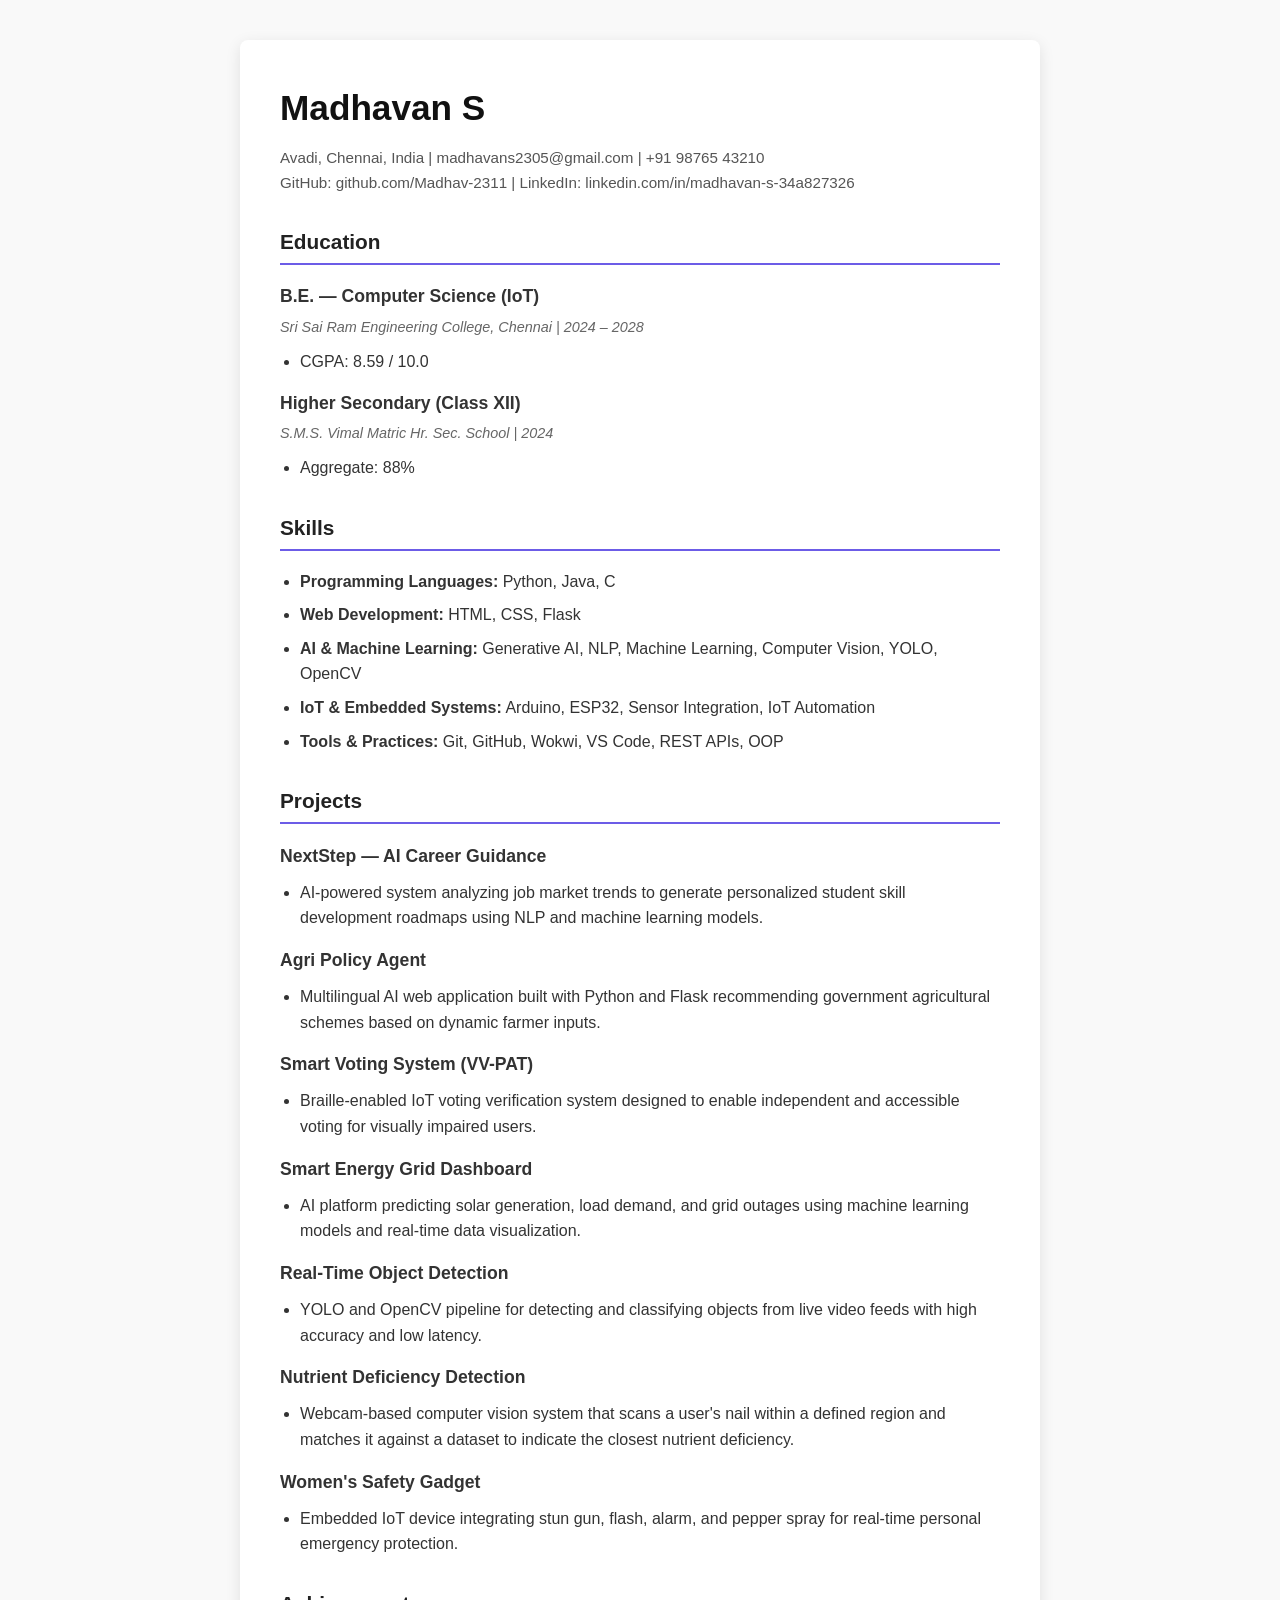
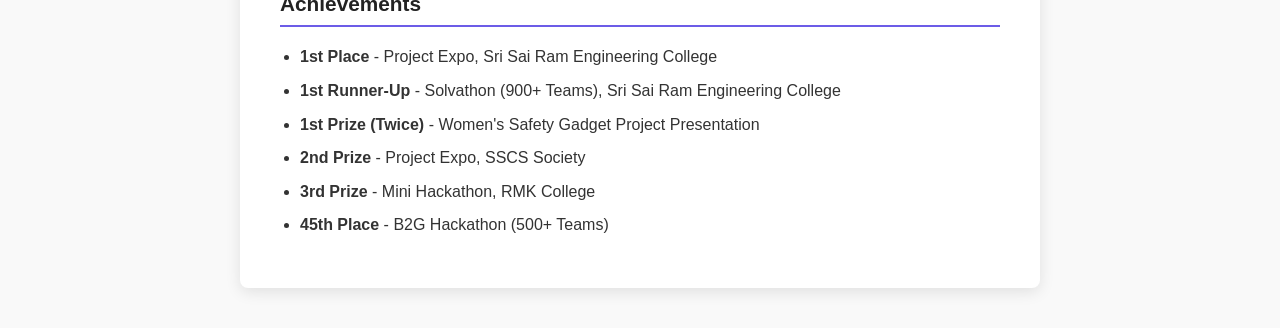
<file: Madhavan_Resume.html>
<!DOCTYPE html>
<html lang="en">
<head>
  <meta charset="UTF-8">
  <title>Madhavan S - Resume</title>
  <style>
    body {
      font-family: 'Inter', -apple-system, sans-serif;
      line-height: 1.6;
      color: #333;
      max-width: 800px;
      margin: 0 auto;
      padding: 40px 20px;
      background: #f9f9f9;
    }
    .resume-container {
      background: #fff;
      padding: 40px;
      border-radius: 8px;
      box-shadow: 0 4px 15px rgba(0,0,0,0.1);
    }
    h1 {
      margin: 0 0 10px;
      color: #111;
      font-size: 2.2rem;
    }
    h2 {
      border-bottom: 2px solid #6c5ce7;
      padding-bottom: 5px;
      margin-top: 30px;
      color: #222;
      font-size: 1.3rem;
    }
    h3 {
      margin: 15px 0 5px;
      font-size: 1.1rem;
      color: #333;
    }
    p {
      margin: 0 0 10px;
    }
    .contact-info {
      color: #555;
      font-size: 0.95rem;
      margin-bottom: 30px;
    }
    ul {
      margin: 10px 0;
      padding-left: 20px;
    }
    li {
      margin-bottom: 8px;
    }
    .meta {
      font-size: 0.9rem;
      color: #666;
      font-style: italic;
    }
    @media (max-width: 600px) {
      .resume-container { padding: 20px; }
    }
  </style>
</head>
<body>
  <div class="resume-container">
    <h1>Madhavan S</h1>
    <div class="contact-info">
      Avadi, Chennai, India | madhavans2305@gmail.com | +91 98765 43210<br>
      GitHub: github.com/Madhav-2311 | LinkedIn: linkedin.com/in/madhavan-s-34a827326
    </div>

    <h2>Education</h2>
    <h3>B.E. — Computer Science (IoT)</h3>
    <p class="meta">Sri Sai Ram Engineering College, Chennai | 2024 – 2028</p>
    <ul>
      <li>CGPA: 8.59 / 10.0</li>
    </ul>

    <h3>Higher Secondary (Class XII)</h3>
    <p class="meta">S.M.S. Vimal Matric Hr. Sec. School | 2024</p>
    <ul>
      <li>Aggregate: 88%</li>
    </ul>

    <h2>Skills</h2>
    <ul>
      <li><strong>Programming Languages:</strong> Python, Java, C</li>
      <li><strong>Web Development:</strong> HTML, CSS, Flask</li>
      <li><strong>AI & Machine Learning:</strong> Generative AI, NLP, Machine Learning, Computer Vision, YOLO, OpenCV</li>
      <li><strong>IoT & Embedded Systems:</strong> Arduino, ESP32, Sensor Integration, IoT Automation</li>
      <li><strong>Tools & Practices:</strong> Git, GitHub, Wokwi, VS Code, REST APIs, OOP</li>
    </ul>

    <h2>Projects</h2>
    <h3>NextStep — AI Career Guidance</h3>
    <ul>
      <li>AI-powered system analyzing job market trends to generate personalized student skill development roadmaps using NLP and machine learning models.</li>
    </ul>

    <h3>Agri Policy Agent</h3>
    <ul>
      <li>Multilingual AI web application built with Python and Flask recommending government agricultural schemes based on dynamic farmer inputs.</li>
    </ul>

    <h3>Smart Voting System (VV-PAT)</h3>
    <ul>
      <li>Braille-enabled IoT voting verification system designed to enable independent and accessible voting for visually impaired users.</li>
    </ul>

    <h3>Smart Energy Grid Dashboard</h3>
    <ul>
      <li>AI platform predicting solar generation, load demand, and grid outages using machine learning models and real-time data visualization.</li>
    </ul>

    <h3>Real-Time Object Detection</h3>
    <ul>
      <li>YOLO and OpenCV pipeline for detecting and classifying objects from live video feeds with high accuracy and low latency.</li>
    </ul>

    <h3>Nutrient Deficiency Detection</h3>
    <ul>
      <li>Webcam-based computer vision system that scans a user's nail within a defined region and matches it against a dataset to indicate the closest nutrient deficiency.</li>
    </ul>

    <h3>Women's Safety Gadget</h3>
    <ul>
      <li>Embedded IoT device integrating stun gun, flash, alarm, and pepper spray for real-time personal emergency protection.</li>
    </ul>

    <h2>Achievements</h2>
    <ul>
      <li><strong>1st Place</strong> - Project Expo, Sri Sai Ram Engineering College</li>
      <li><strong>1st Runner-Up</strong> - Solvathon (900+ Teams), Sri Sai Ram Engineering College</li>
      <li><strong>1st Prize (Twice)</strong> - Women's Safety Gadget Project Presentation</li>
      <li><strong>2nd Prize</strong> - Project Expo, SSCS Society</li>
      <li><strong>3rd Prize</strong> - Mini Hackathon, RMK College</li>
      <li><strong>45th Place</strong> - B2G Hackathon (500+ Teams)</li>
    </ul>
  </div>
</body>
</html>
</file>
